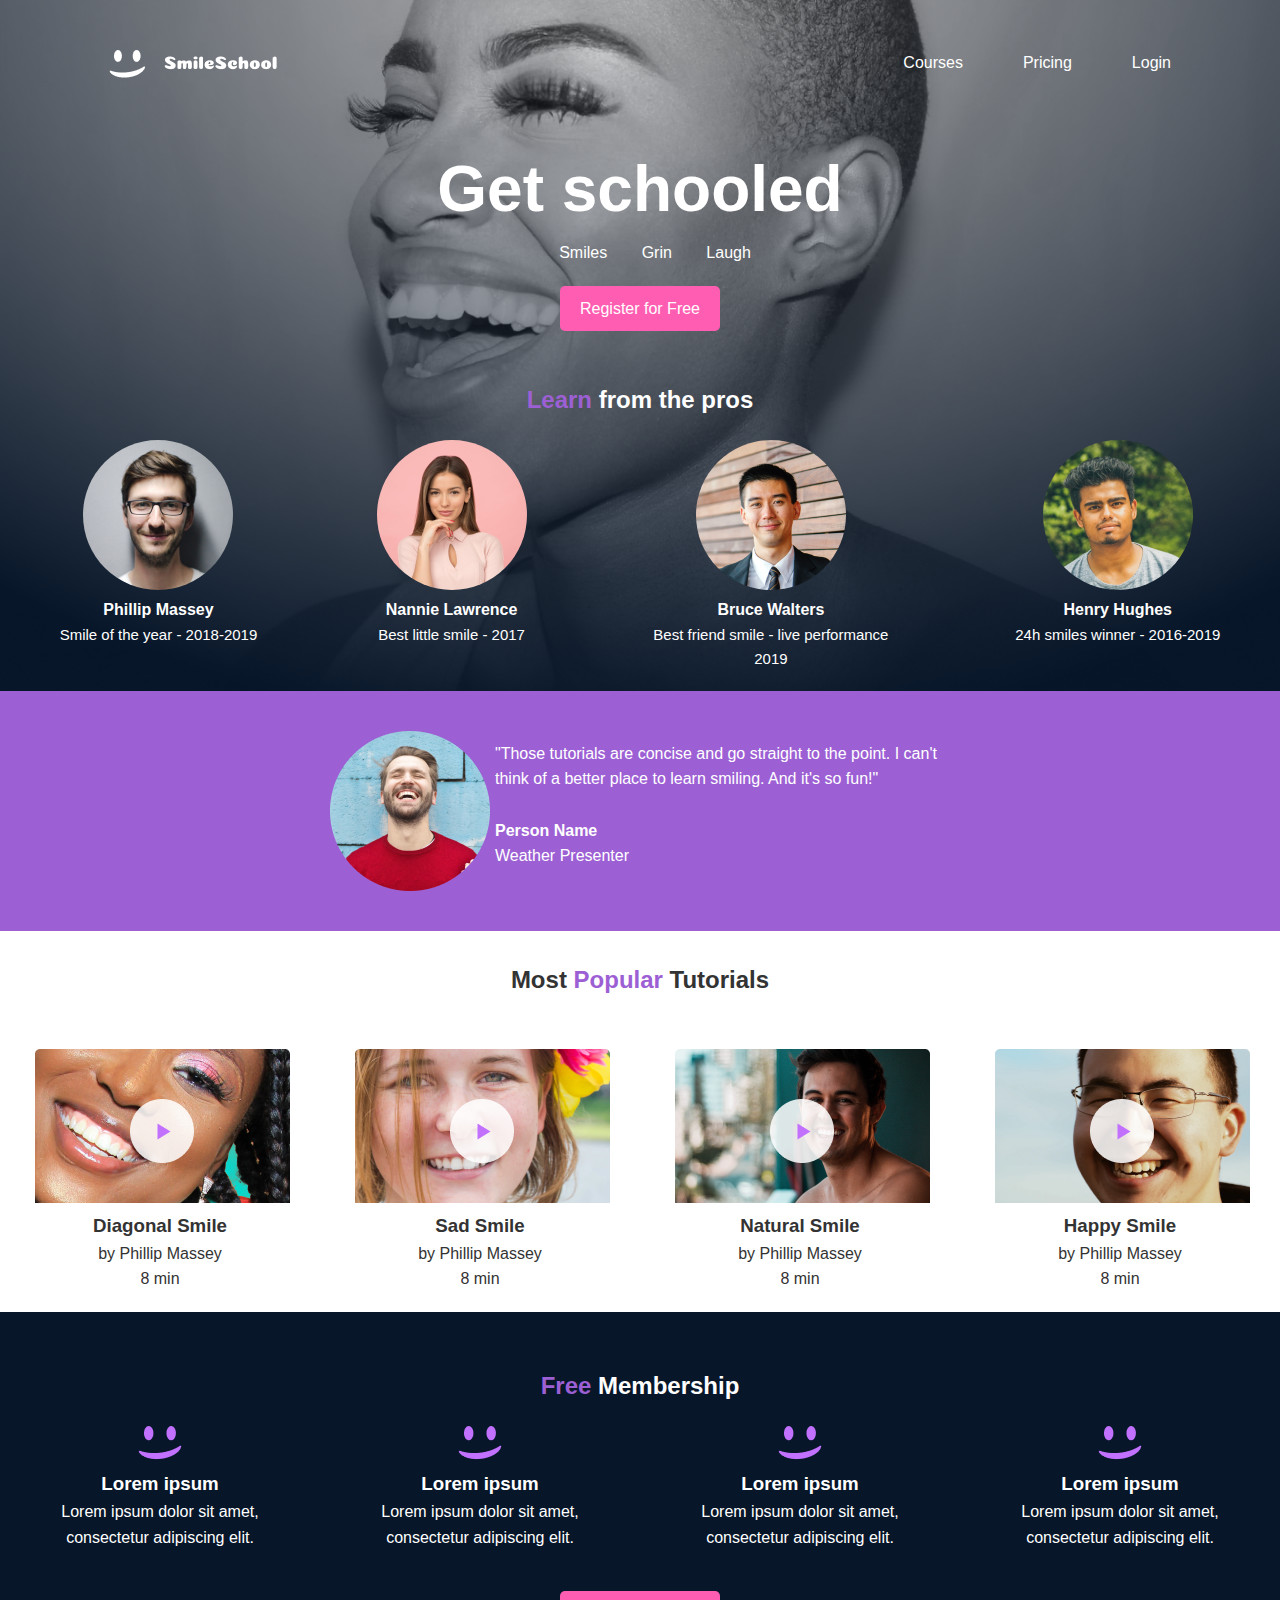
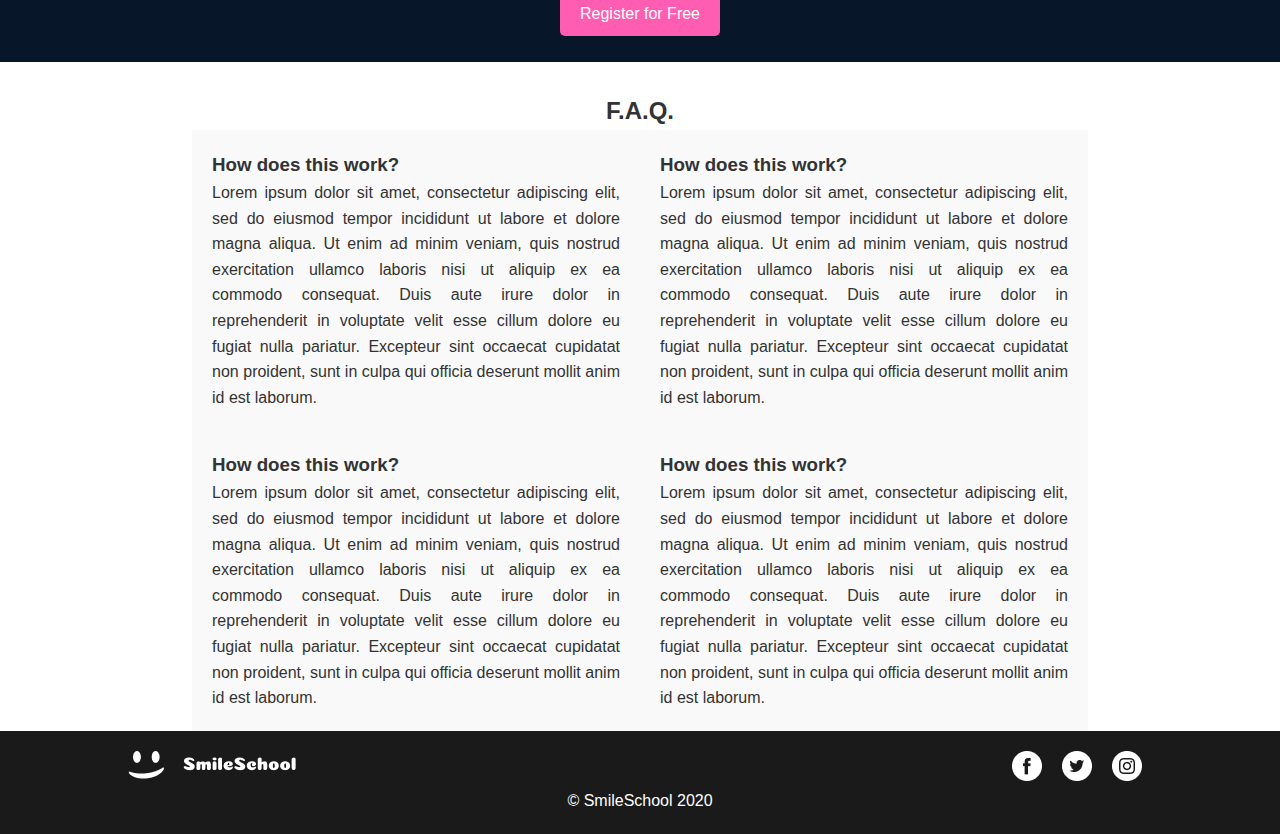
<file: css_advanced/index.html>
<!DOCTYPE html>
<html lang="en">
<head>
    <meta charset="UTF-8">
    <meta name="viewport" content="width=device-width, initial-scale=1.0">
    <title>SmileSchool</title>
    <link rel="stylesheet" href="styles.css">
</head>
<body>
    <div class="backimg">
    <header class="hero-section">
        <nav>
            <div class="logo"><img src="./images/logo.png"></div>
            <ul>
                <li><a href="#">Courses</a></li>
                <li><a href="#">Pricing</a></li>
                <li><a href="#">Login</a></li>
            </ul>
        </nav>
        <div class="hero-content">
            <h1>Get schooled</h1>
            <div class="sgl">
            <span>Smiles</span>
            <span>Grin</span>
            <span>Laugh</span>
            </div>
            <a href="#" class="cta-button">Register for Free</a>
        </div>
    </header>

    <section class="learn-section">
        <h2><span class="difcol">Learn</span> from the pros</h2>
        <div class="pros">
            <div class="pro">
                <img src="./images/1.png" alt="Phillip Massey">
                <h4>Phillip Massey</h4>
                <p>Smile of the year - 2018-2019</p>
            </div>
            <div class="pro">
                <img src="./images/2.png" alt="Nannie Lawrence">
                <h4>Nannie Lawrence</h4>
                <p>Best little smile - 2017</p>
            </div>
            <div class="pro">
                <img src="./images/3.png" alt="Bruce Walters">
                <h4>Bruce Walters</h4>
                <p>Best friend smile - live performance 2019</p>
            </div>
            <div class="pro">
                <img src="./images/4.png" alt="Henry Hughes">
                <h4>Henry Hughes</h4>
                <p>24h smiles winner - 2016-2019</p>
            </div>
        </div>
    </section>
</div>
    <section class="testimonial-section">
        <div class="testimonial">
            <img src="./images/test1.png" alt="Weather Presenter">
            <div  class="imageflexcontent">
            <p>"Those tutorials are concise and go straight to the point. I can't think of a better place to learn smiling. And it's so fun!"</p>
            <br/>
            <h4>Person Name</h4>
            <p>Weather Presenter</p>
            </div>
        </div>
    </section>

    <section class="tutorials-section">
        <h2>Most <span class="difcol">Popular</span> Tutorials </h2>
        <div class="tutorials">
            <div class="tutorial">
                <div class="vidimg">
                    <img src="./images/smile1.png" alt="Diagonal Smile" class="vid">
                    <img src="./images/play.png" alt="Play button" class="playbtn">
                </div>
                <h3>Diagonal Smile</h3>
                <p>by Phillip Massey</p>
                <span>8 min</span>
            </div>
            <div class="tutorial">
                <div class="vidimg">
                    <img src="./images/smile2.png" alt="Sad Smile" class="vid">
                    <img src="./images/play.png" alt="Play button" class="playbtn">
                </div>
                <h3>Sad Smile</h3>
                <p>by Phillip Massey</p>
                <span>8 min</span>
            </div>
            <div class="tutorial">
                <div class="vidimg">
                    <img src="./images/smile3.png" alt="Natural Smile" class="vid">
                    <img src="./images/play.png" alt="Play button" class="playbtn">
                </div>
                <h3>Natural Smile</h3>
                <p>by Phillip Massey</p>
                <span>8 min</span>
            </div>
            <div class="tutorial">
                <div class="vidimg">
                <img src="./images/smile4.png" alt="Happy Smile" class="vid">
                <img src="./images/play.png" alt="Play button" class="playbtn">
                </div>
                <h3>Happy Smile</h3>
                <p>by Phillip Massey</p>
                <span>8 min</span>
            </div>
        </div>
    </section>

    <section class="membership-section">
        <br/>
        <h2><span class="difcol">Free</span> Membership</h2>
        <div class="membership">
            <div class="feature">
                <img src="./images/smile.png" alt="smile sign">
                <h3>Lorem ipsum</h3>
                <p>Lorem ipsum dolor sit amet, consectetur adipiscing elit.</p>
            </div>
            <div class="feature">
                <img src="./images/smile.png" alt="smile sign">
                <h3>Lorem ipsum</h3>
                <p>Lorem ipsum dolor sit amet, consectetur adipiscing elit.</p>
            </div>
            <div class="feature">
                <img src="./images/smile.png" alt="smile sign">
                <h3>Lorem ipsum</h3>
                <p>Lorem ipsum dolor sit amet, consectetur adipiscing elit.</p>
            </div>
            <div class="feature">
                <img src="./images/smile.png" alt="smile sign">
                <h3>Lorem ipsum</h3>
                <p>Lorem ipsum dolor sit amet, consectetur adipiscing elit.</p>
            </div>
        </div>
        <a href="#" class="cta-button">Register for Free</a>
        <br/>
        <br/>
    </section>

    <section class="faq-section">
        <h2>F.A.Q.</h2>
        <div class="faqs">
            <div class="faq">
                <h3>How does this work?</h3>
                <p>Lorem ipsum dolor sit amet, consectetur adipiscing elit, sed do eiusmod tempor incididunt ut labore et dolore magna aliqua. Ut enim ad minim veniam, quis nostrud exercitation ullamco laboris nisi ut aliquip ex ea commodo consequat. Duis aute irure dolor in reprehenderit in voluptate velit esse cillum dolore eu fugiat nulla pariatur. Excepteur sint occaecat cupidatat non proident, sunt in culpa qui officia deserunt mollit anim id est laborum.</p>
            </div>
            <div class="faq">
                <h3>How does this work?</h3>
                <p>Lorem ipsum dolor sit amet, consectetur adipiscing elit, sed do eiusmod tempor incididunt ut labore et dolore magna aliqua. Ut enim ad minim veniam, quis nostrud exercitation ullamco laboris nisi ut aliquip ex ea commodo consequat. Duis aute irure dolor in reprehenderit in voluptate velit esse cillum dolore eu fugiat nulla pariatur. Excepteur sint occaecat cupidatat non proident, sunt in culpa qui officia deserunt mollit anim id est laborum.</p>
            </div>
            <div class="faq">
                <h3>How does this work?</h3>
                <p>Lorem ipsum dolor sit amet, consectetur adipiscing elit, sed do eiusmod tempor incididunt ut labore et dolore magna aliqua. Ut enim ad minim veniam, quis nostrud exercitation ullamco laboris nisi ut aliquip ex ea commodo consequat. Duis aute irure dolor in reprehenderit in voluptate velit esse cillum dolore eu fugiat nulla pariatur. Excepteur sint occaecat cupidatat non proident, sunt in culpa qui officia deserunt mollit anim id est laborum.</p>
            </div>
            <div class="faq">
                <h3>How does this work?</h3>
                <p>Lorem ipsum dolor sit amet, consectetur adipiscing elit, sed do eiusmod tempor incididunt ut labore et dolore magna aliqua. Ut enim ad minim veniam, quis nostrud exercitation ullamco laboris nisi ut aliquip ex ea commodo consequat. Duis aute irure dolor in reprehenderit in voluptate velit esse cillum dolore eu fugiat nulla pariatur. Excepteur sint occaecat cupidatat non proident, sunt in culpa qui officia deserunt mollit anim id est laborum.</p>
            </div>
        </div>
    </section>

    <footer>
        <div class="footer-content">
            <div class="logo_footer"><img src="./images/logo.png"></div>
            <ul>
                <li><a href="#"><img src="./images/Facebook_White.png"></li>
                <li><a href="#"><img src="./images/Twitter_White.png"></a></li>
                <li><a href="#"><img src="./images/Instagram_White.png"></a></li>
            </ul>
        </div>
        <p>© SmileSchool 2020</p>
    </footer>
</body>
</html>
</file>
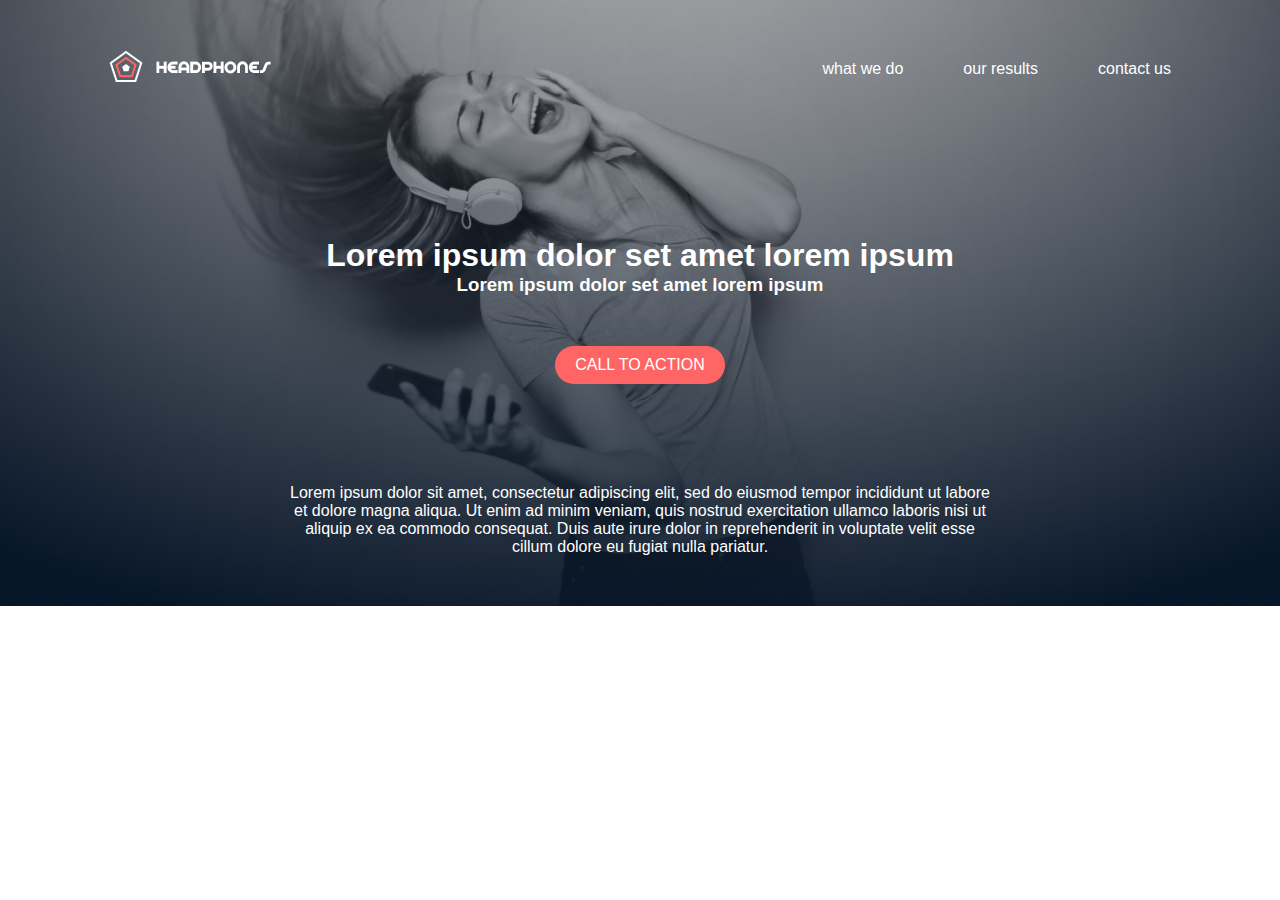
<file: headphones/0-index.html>
<!DOCTYPE html>
<html lang="en">
<head>
    <meta charset="UTF-8">
    <meta name="viewport" content="width=device-width, initial-scale=1.0">
    <title>HeadPhones</title>
    <link rel="stylesheet" href="https://cdn.jsdelivr.net/npm/boxicons@latest/css/boxicons.min.css"/>
    <link rel="stylesheet" href="https://unpkg.com/boxicons@latest/css/boxicons.min.css"/>
    <link rel="stylesheet" href="0-styles.css">
</head>
<body>
    <div class="backimg">
    <header class="head-menu">
        <nav>
            <div class="logo"><img src="./images/logo.png"></div>

                <input type="checkbox" id="menu-toggle">
                <label for="menu-toggle" class="menu-icon"><i class="bx bx-menu"></i></label>           
            <ul>
                <li><a href="#">what we do</a></li>
                <li><a href="#">our results</a></li>
                <li><a href="#">contact us</a></li>
            </ul>
        </nav>
        <div class="head-content">
            <h1>Lorem ipsum dolor set amet lorem ipsum</h1>
            <h3>Lorem ipsum dolor set amet lorem ipsum</h3>
            <a href="#" class="cta-button">CALL TO ACTION</a>
            <p>Lorem ipsum dolor sit amet, consectetur adipiscing elit, sed do eiusmod tempor incididunt ut labore et dolore magna aliqua. Ut enim ad minim veniam, quis nostrud exercitation ullamco laboris nisi ut aliquip ex ea commodo consequat. Duis aute irure dolor in reprehenderit in voluptate velit esse cillum dolore eu fugiat nulla pariatur.</p>
        </div>
    </header>
    </div>
   </body>
</html>
</file>
<file: css_advanced/styles.css>
* {
    margin: 0;
    padding: 0;
    box-sizing: border-box;
    font-family: Arial, sans-serif;
}

body {
    line-height: 1.6;
    color: #333;
}
.backimg{
    background: url('./images/background.png') no-repeat center/cover;
}
.hero-section {
    color: white;
    text-align: center;
    padding: 50px;
}

nav {
    display: flex;
    margin: auto;
    width: 90%;
    justify-content: space-between;
}

nav ul {
    list-style: none;
    display: flex;
}

nav ul li {
    margin-left: 60px;
}

nav ul li a {
    color: white;
    text-decoration: none;
}

.hero-content {
    margin-top: 50px;
}

.hero-content h1 {
    font-size: 4rem;
}
.sgl > span {
    margin-left: 30px;
}

.cta-button {
    display: inline-block;
    padding: 10px 20px;
    background-color: #ff5db1;
    color: white;
    border-radius: 5px;
    text-decoration: none;
    margin-top: 20px;
}

.learn-section, .tutorials-section, .membership-section {
    text-align: center;
}
.learn-section{
    color: white;
}
.difcol {
    color: #9d60d4;
}
.pro > p {
    font-size: 15px;
}
.pro > img {
    border-radius: 50%;
}
.learn-section .pros, .tutorials-section .tutorials, .membership-section .membership {
    display: flex;
    justify-content: space-around;
    flex-wrap: wrap;
}
.tutorials-section > h2 {
    margin-top: 30px;
    margin-bottom: 30px;
}
.learn-section .pro, .tutorials-section .tutorial, .membership-section .feature {
    max-width: 250px;
    text-align: center;
    margin: 20px;
}

.testimonial-section{
    background-color: #9d60d4;
    color: white;
    padding: 40px 20px;
}
.testimonial{
    display: flex;
    margin: auto;
    width: 50%;
}
.imageflexcontent {
    margin-left: 5px; 
    margin-top: 10px;
}
.vidimg {
    position: relative;
    top: 0;
    left: 0;
  }
  .vid {
    position: relative;
    top: 0;
    left: 0;
  }
  .playbtn {
    position: absolute;
    top : 50px;
    left : 95px;
  }
.membership-section{
    background: url('./images/memberback.png') no-repeat center/cover;
    color: white;
}

.membership-section > h2 {
    margin-top: 30px;
}
.faq-section {
    margin: auto;
    width: 70%;
}
.faq-section > h2 {
    text-align: center;
    margin-top: 30px;
}
.faqs {
    display: flex;
    flex-wrap: wrap;
    background-color: #f9f9f9;
}
.faq {
    flex :40%;
    padding: 20px;
    text-align: justify;
}
.footer-content {
    display: flex;
    margin: auto;
    width: 80%;
    justify-content: space-between;
}
footer {
    background-color: #1a1a1a;
    color: white;
    text-align: center;
    padding: 20px 0;
}

footer ul {
    display: flex;
    justify-content: center;
    list-style: none;
}

footer ul li {
    margin: 0 10px;
}

footer ul li a {
    color: white;
    text-decoration: none;
}
</file>
<file: headphones/0-styles.css>
/* General styles */
* {
    margin: 0;
    padding: 0;
    box-sizing: border-box;
    font-family: Arial, sans-serif;
}

.backimg {
    background: url('./images/background.png') no-repeat center/cover;
}

.head-menu {
    color: white;
    text-align: center;
    padding: 50px;
}

nav {
    display: flex;
    margin: auto;
    width: 90%;
    justify-content: space-between;
    align-items: center;
}

nav ul {
    list-style: none;
    display: flex;
}

nav ul li {
    margin-left: 60px;
}

nav ul li a {
    color: white;
    text-decoration: none;
}

nav ul li a:hover,
nav ul li a:active {
    color: #FF6565;
}

.head-content {
    margin-top: 150px;
}

.cta-button {
    display: inline-block;
    padding: 10px 20px;
    background-color: #FF6565;
    color: white;
    border-radius: 25px;
    text-decoration: none;
    font-size: medium;
    margin-top: 50px;
    margin-bottom: 100px;
}

.cta-button:hover,
.cta-button:active {
    opacity: 0.9;
}

.head-content > p {
    text-align: center;
    margin: auto;
    width: 60%;
}

.menu-icon {
    display: none;
    font-size: 28px;
    color: white;
    cursor: pointer;
}

#menu-toggle {
    display: none;
}

/* Media Query for Tablets */
@media only screen and (max-width: 1024px) {

    .menu-icon {
        display: none;
    }

    #menu-toggle {
        display: none;
    }

    .head-content {
        margin-top: 100px;
    }

    .head-content > p {
        width: 80%;
    }

    .cta-button {
        margin-top: 30px;
        margin-bottom: 60px;
    }
}

/* Media Query for Phone */
@media only screen and (max-width: 767px) {
    nav {
        flex-direction: column;
        align-items: center;
    }

    .menu-icon {
        display: block;
    }

    nav ul {
        display: none;
        flex-direction: column;
        align-items: center;
    }

    nav ul li {
        margin-left: 0;
        margin-top: 15px;
    }

    #menu-toggle:checked + .menu-icon + ul {
        display: flex;
    }

    .head-content {
        margin-top: 100px;
    }

    .head-content > p {
        width: 80%;
    }

    .cta-button {
        margin-top: 30px;
        margin-bottom: 60px;
    }
}
</file>
